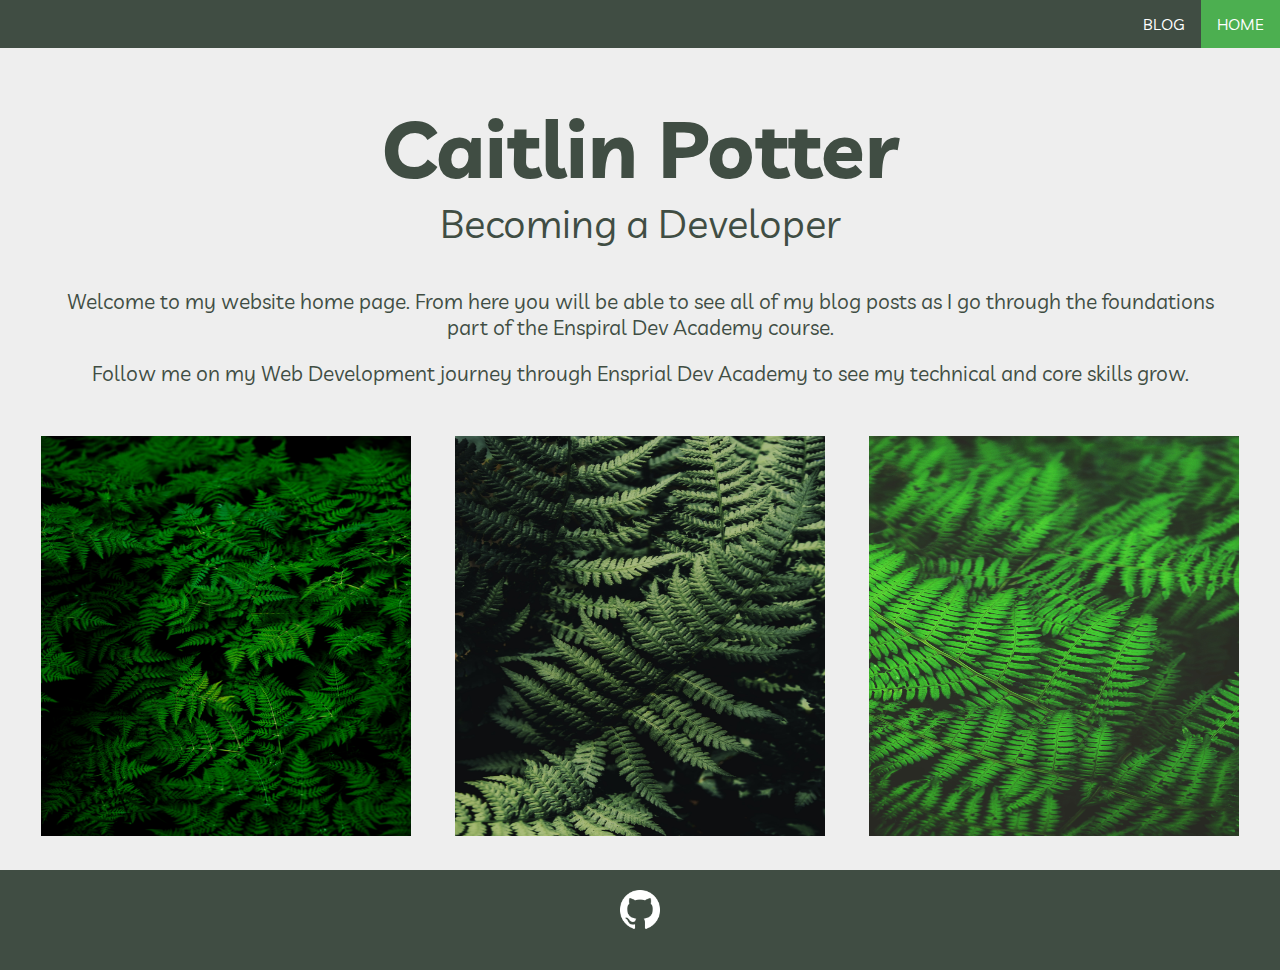
<file: index.html>
<!DOCTYPE html>
<html lang="en">

  <head>
    <title>Caitlin Potter Blog</title>
      <meta charset="UFT-8">
      <meta name="viewport" content="width=device-width, initial-scale=1.0">
      <!-- CSS stylesheets -->
      <link href="styles/main.css" rel="stylesheet" type="text/css">
      <!--Font Livvic-->
      <link href="https://fonts.googleapis.com/css?family=Livvic&display=swap" rel="stylesheet"> 
  </head>

    <body>
    <div class="nav-bar"> 
        <nav>
          <ul>
          <li><a class="active" href="index.html">HOME</a></li>
          <li><a href="blog/blog.html">BLOG</a></li>    
        </ul>
        </nav>    
      </div>

    <div id="container">
      <div id="main">
    <h1 class="heading1" class="blog-page">Caitlin Potter</h1>
    <h2 class="heading2" class="blog-page">Becoming a Developer</h2>
    <br>
    <h3 class="heading3" class="spacing">Welcome to my website home page. From here you will be able to see all of my blog posts as I go through the foundations part of the Enspiral Dev Academy course.</h3>
    <h3 class="heading3" class="spacing">Follow me on my Web Development journey through Ensprial Dev Academy to see my technical and core skills grow.</h3>

      <img class="ferns2-img" src="images/ferns2.jpg">
      <img class="ferns-img" src="images/ferns.jpg">
      <img class="ferns3-img" src="images/ferns3.jpg">
    </div>
  </div>
  </body>

  <footer id="blog-footer">
    <a href="https://github.com/caitlin-potter" target="_blank"><img id="github-logo" src="images/GitHub-logo.png" alt="Github-logo"></a>    
  </footer>
</html>
</file>
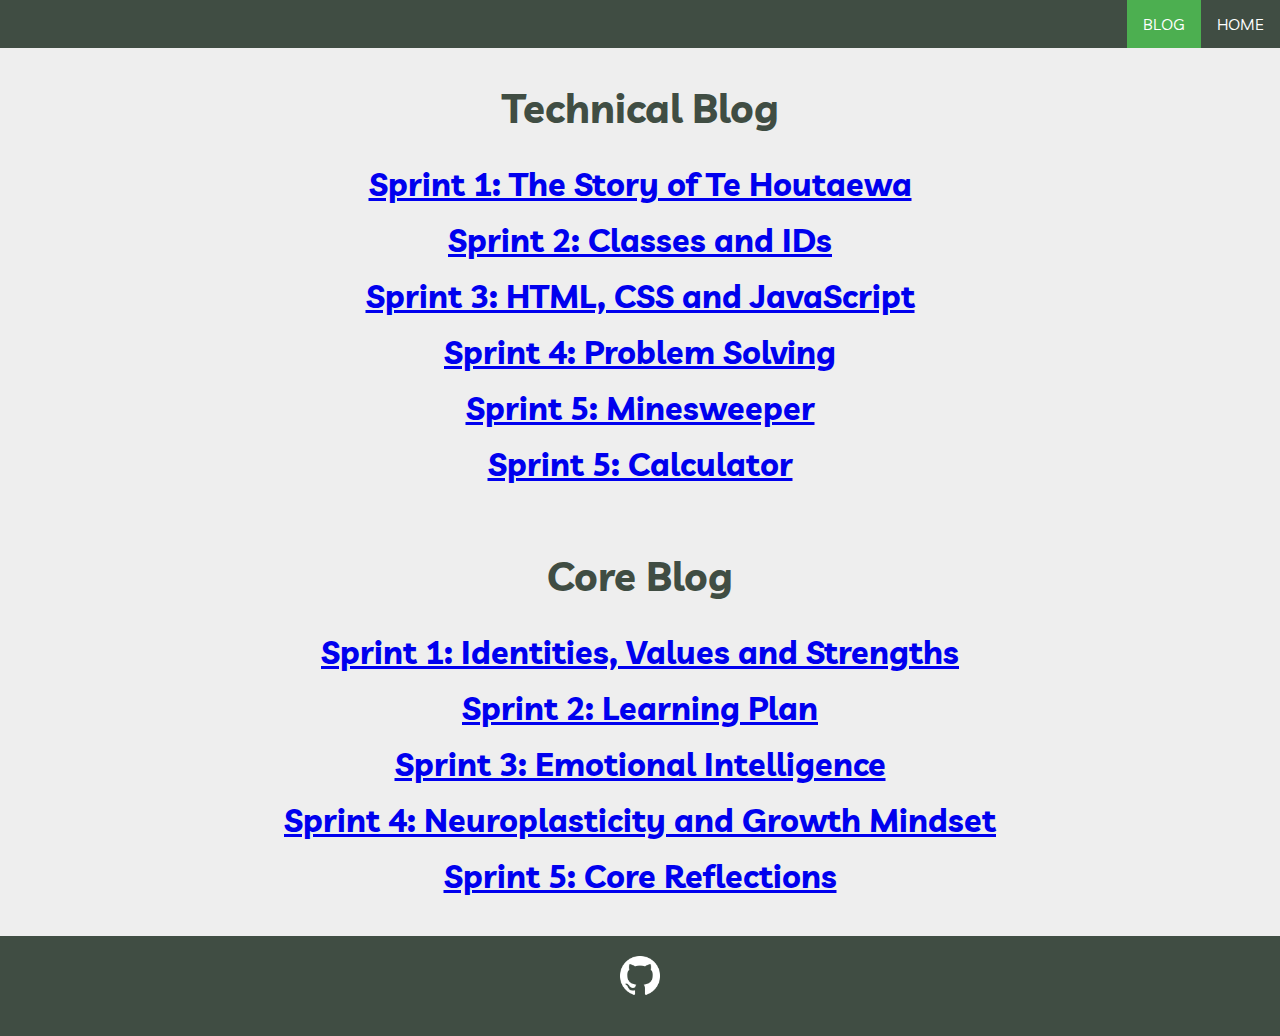
<file: blog/blog.html>
<!DOCTYPE html>
<html lang="en">

<head>
  <title>Caitlin Potter Blog</title>
  <meta charset="UFT-8">
  <meta name="viewport" content="width=device-width, initial-scale=1.0">
  <!-- CSS stylesheets -->
  <link href="../styles/main.css" rel="stylesheet" type="text/css">
  <!--Font Livvic-->
  <link href="https://fonts.googleapis.com/css?family=Livvic&display=swap" rel="stylesheet">
</head>

<body>
  <div id="container">
    <div id="main">
      <div class="nav-bar">
        <nav>
          <ul>
            <li><a href="../index.html">HOME</a></li>
            <li><a class="active" href="blog.html">BLOG</a></li>
          </ul>
        </nav>
      </div>

      <section class="blog-page">
        <h1 class="heading2"><strong>Technical Blog</strong></h1>
        <h1><a href="../blog/sprint1-technical.html">Sprint 1: The Story of Te Houtaewa</a></h1>
        <h1><a href="../blog/sprint2-technical.html">Sprint 2: Classes and IDs</a></h1>
        <h1><a href="../blog/sprint3-technical.html">Sprint 3: HTML, CSS and JavaScript</a></h1>
        <h1><a href="../blog/sprint4-technical.html">Sprint 4: Problem Solving</a></h1>
        <h1><a href="https://caitlin-potter.github.io/minesweeper/">Sprint 5: Minesweeper</a></h1>
        <h1><a href="https://caitlin-potter.github.io/calculator/">Sprint 5: Calculator</a></h1>
        <br>
        <h1 class="heading2"><strong>Core Blog</strong></h1>
        <h1><a href="../blog/sprint1-cultural.html">Sprint 1: Identities, Values and Strengths</a></h1>
        <h1><a href="../blog/sprint2-cultural.html">Sprint 2: Learning Plan</a></h1>
        <h1><a href="../blog/sprint3-cultural.html">Sprint 3: Emotional Intelligence</a></h1>
        <h1><a href="../blog/sprint4-cultural.html">Sprint 4: Neuroplasticity and Growth Mindset</a></h1>
        <h1><a href="../blog/sprint5-cultural.html">Sprint 5: Core Reflections</a></h1>
      </section>
    </div>
  </div>
</body>

<footer id="blog-footer">
  <a href="https://github.com/caitlin-potter" target="_blank"><img id="github-logo" src="../images/GitHub-logo.png"
      alt="Github-logo"></a>
</footer>

</html>
</file>
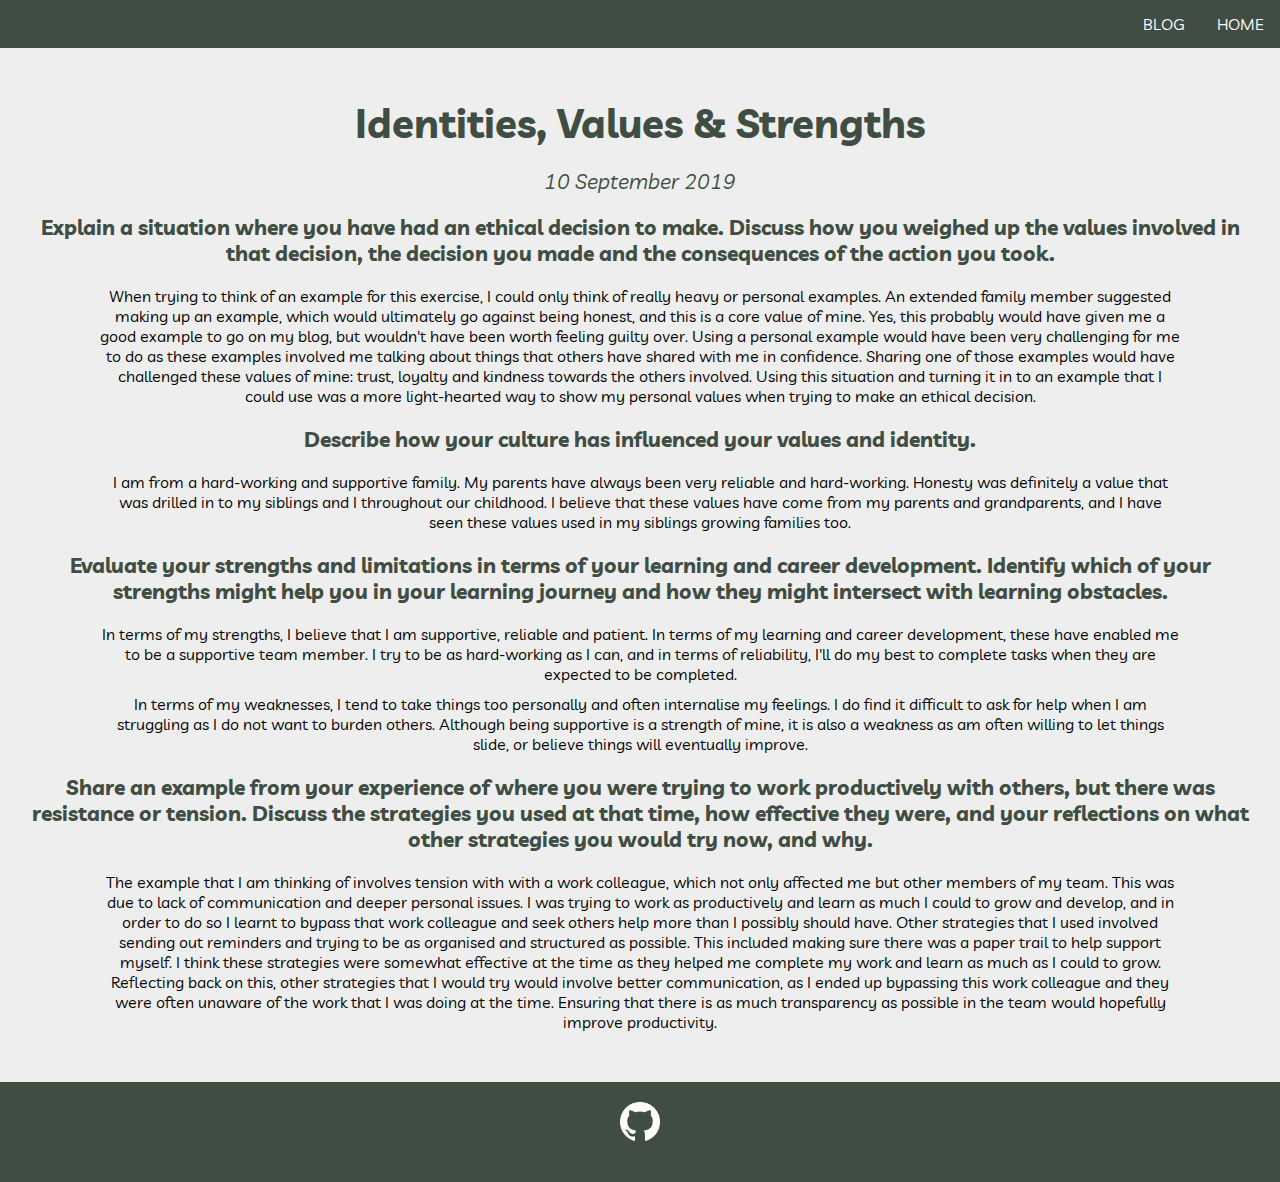
<file: blog/sprint1-cultural.html>
<!DOCTYPE html>
<html lang="en">

    <head>
        <title>Caitlin Potter Blog</title>
          <meta charset="UFT-8">
          <meta name="viewport" content="width=device-width, initial-scale=1.0">
          <!-- CSS stylesheets -->
          <link href="../styles/main.css" rel="stylesheet" type="text/css">
          <link href="https://fonts.googleapis.com/css?family=Livvic&display=swap" rel="stylesheet"> 
    </head>

    <body>

        <div class="nav-bar"> 
            <nav>
                <ul>
                <li><a href="../index.html">HOME</a></li>
                <li><a href="blog.html">BLOG</a></li>    
                </ul>
            </nav>    
        </div>

    <div id="container">
    <div id="main">
    <section class="blog-post">
        <h1 class="blog-title1">Identities, Values & Strengths</h1>
        <h3 class="blog-title3"><em>10 September 2019</em></h3>

        <div>
            <h3 class="blog-title3"><strong>Explain a situation where you have had an ethical decision to make. Discuss how you weighed up the values involved in that decision, the decision you made and the consequences of the action you took.</strong></h3>
            <p>When trying to think of an example for this exercise, I could only think of really heavy or personal examples. An extended family member suggested making up an example,
            which would ultimately go against being honest, and this is a core value of mine. Yes, this probably would have given me a good example to go on my blog, but wouldn't have been worth feeling guilty over. 
            Using a personal example would have been very challenging for me to do as these examples involved me talking about things that others have shared with me in confidence. Sharing one of those examples would
            have challenged these values of mine: trust, loyalty and kindness towards the others involved. Using this situation and turning it in to an example that I could use was a more light-hearted way to show my personal
            values when trying to make an ethical decision.   
            </p>

            <h3 class="blog-title3"><strong>Describe how your culture has influenced your values and identity.</strong></h3>
            <p>I am from a hard-working and supportive family. My parents have always been very reliable and hard-working. Honesty was definitely a value that was drilled in to my siblings and I throughout our childhood. 
            I believe that these values have come from my parents and grandparents, and I have seen these values used in my siblings growing families too.</p>

            <h3 class="blog-title3"><strong>Evaluate your strengths and limitations in terms of your learning and career development. Identify which of your strengths might help you in your learning journey and how they might intersect with learning obstacles.</strong></h3>
            <p>In terms of my strengths, I believe that I am supportive, reliable and patient. In terms of my learning and career development, these have enabled me to be a supportive team member. I try to be as hard-working as I can,
            and in terms of reliability, I'll do my best to complete tasks when they are expected to be completed. 
            </p>
    
            <p>In terms of my weaknesses, I tend to take things too personally and often internalise my feelings. I do find it difficult to ask for help when I am struggling as I do not want to burden others. Although being supportive is a strength of mine,
             it is also a weakness as am often willing to let things slide, or believe things will eventually improve.</p>

            <h3 class="blog-title3"><strong>Share an example from your experience of where you were trying to work productively with others, but there was resistance or tension. Discuss the strategies you used at that time, how effective they were, and your reflections on what other strategies you would try now, and why.</strong></h3>
            <p>The example that I am thinking of involves tension with with a work colleague, which not only affected me but other members of my team. This was due to lack of communication and deeper personal issues. I was trying to work as productively and learn as much I could to grow and develop, 
            and in order to do so I learnt to bypass that work colleague and seek others help more than I possibly should have. Other strategies that I used involved sending out reminders and trying to be as organised and structured as possible. 
            This included making sure there was a paper trail to help support myself. I think these strategies were somewhat effective at the time as they helped me complete my work and learn as much as I could to grow.
            Reflecting back on this, other strategies that I would try would involve better communication, as I ended up bypassing this work colleague and they were often unaware of the work that I was doing at the time. Ensuring that there is as much transparency as possible in the team would hopefully improve productivity.</p>
        </div>
        <br>
        <br>
    </section>
    </div>
    </div>
    </body>

        <div>
            <footer id="blog-footer">
                <a href="https://github.com/caitlin-potter" target="_blank"><img id="github-logo" src="../images/GitHub-logo.png" alt="Github-logo"></a>    
             </footer>
            </div>
        
</html>
</file>
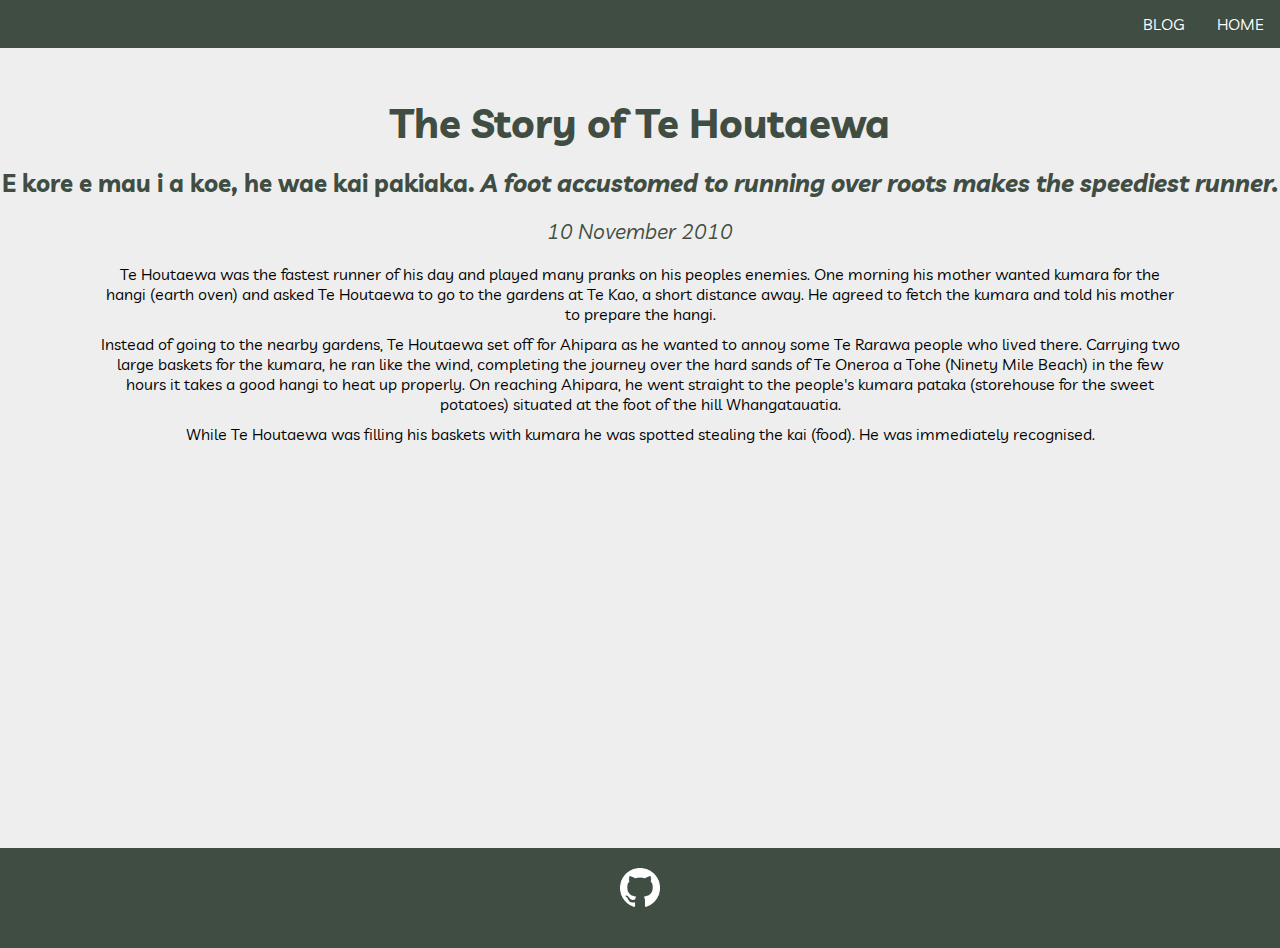
<file: blog/sprint1-technical.html>
<!DOCTYPE html>
<html lang="en">

    <head>
        <title>Caitlin Potter Blog</title>
          <meta charset="UFT-8">
          <meta name="viewport" content="width=device-width, initial-scale=1.0">
          <!-- CSS stylesheets -->
          <link href="../styles/main.css" rel="stylesheet" type="text/css">
          <link href="https://fonts.googleapis.com/css?family=Livvic&display=swap" rel="stylesheet"> 
    </head>
  
  <body>

      <div class="nav-bar"> 
          <nav>
            <ul>
            <li><a href="../index.html">HOME</a></li>
            <li><a href="blog.html">BLOG</a></li>    
          </ul>
          </nav>    
        </div>

    <div id="container">
    <div id="main">
    <section class="blog-post">
      <h1 class="blog-title1">The Story of Te Houtaewa</h1>
      <h2 class="blog-title2">E kore e mau i a koe, he wae kai pakiaka. <em>A foot accustomed to running over roots makes the speediest runner.</em></h2>
      <h3 class="blog-title3"><em>10 November 2010</em></h3>
    </section>
      <p>
      Te Houtaewa was the fastest runner of his day and played many pranks on his peoples enemies. One morning his mother wanted kumara for the hangi (earth oven) and asked Te Houtaewa to go to the gardens at Te Kao, a short distance away. He agreed to fetch the kumara and told his mother to prepare the hangi.
      </p>
      <p>
      Instead of going to the nearby gardens, Te Houtaewa set off for Ahipara as he wanted to annoy some Te Rarawa people who lived there. Carrying two large baskets for the kumara, he ran like the wind, completing the journey over the hard sands of Te Oneroa a Tohe (Ninety Mile Beach) in the few hours it takes a good hangi to heat up properly. On reaching Ahipara, he went straight to the people's kumara pataka (storehouse for the sweet potatoes) situated at the foot of the hill Whangatauatia.
      </p>
      <p>
      While Te Houtaewa was filling his baskets with kumara he was spotted stealing the kai (food). He was immediately recognised.
      </p>
    </div>
    </div>
    </body>

    <div>
      <footer id="blog-footer">
       <a href="https://github.com/caitlin-potter" target="_blank"><img id="github-logo" src="../images/GitHub-logo.png" alt="Github-logo"></a>    
     </footer>
    </div>

</html>
</file>
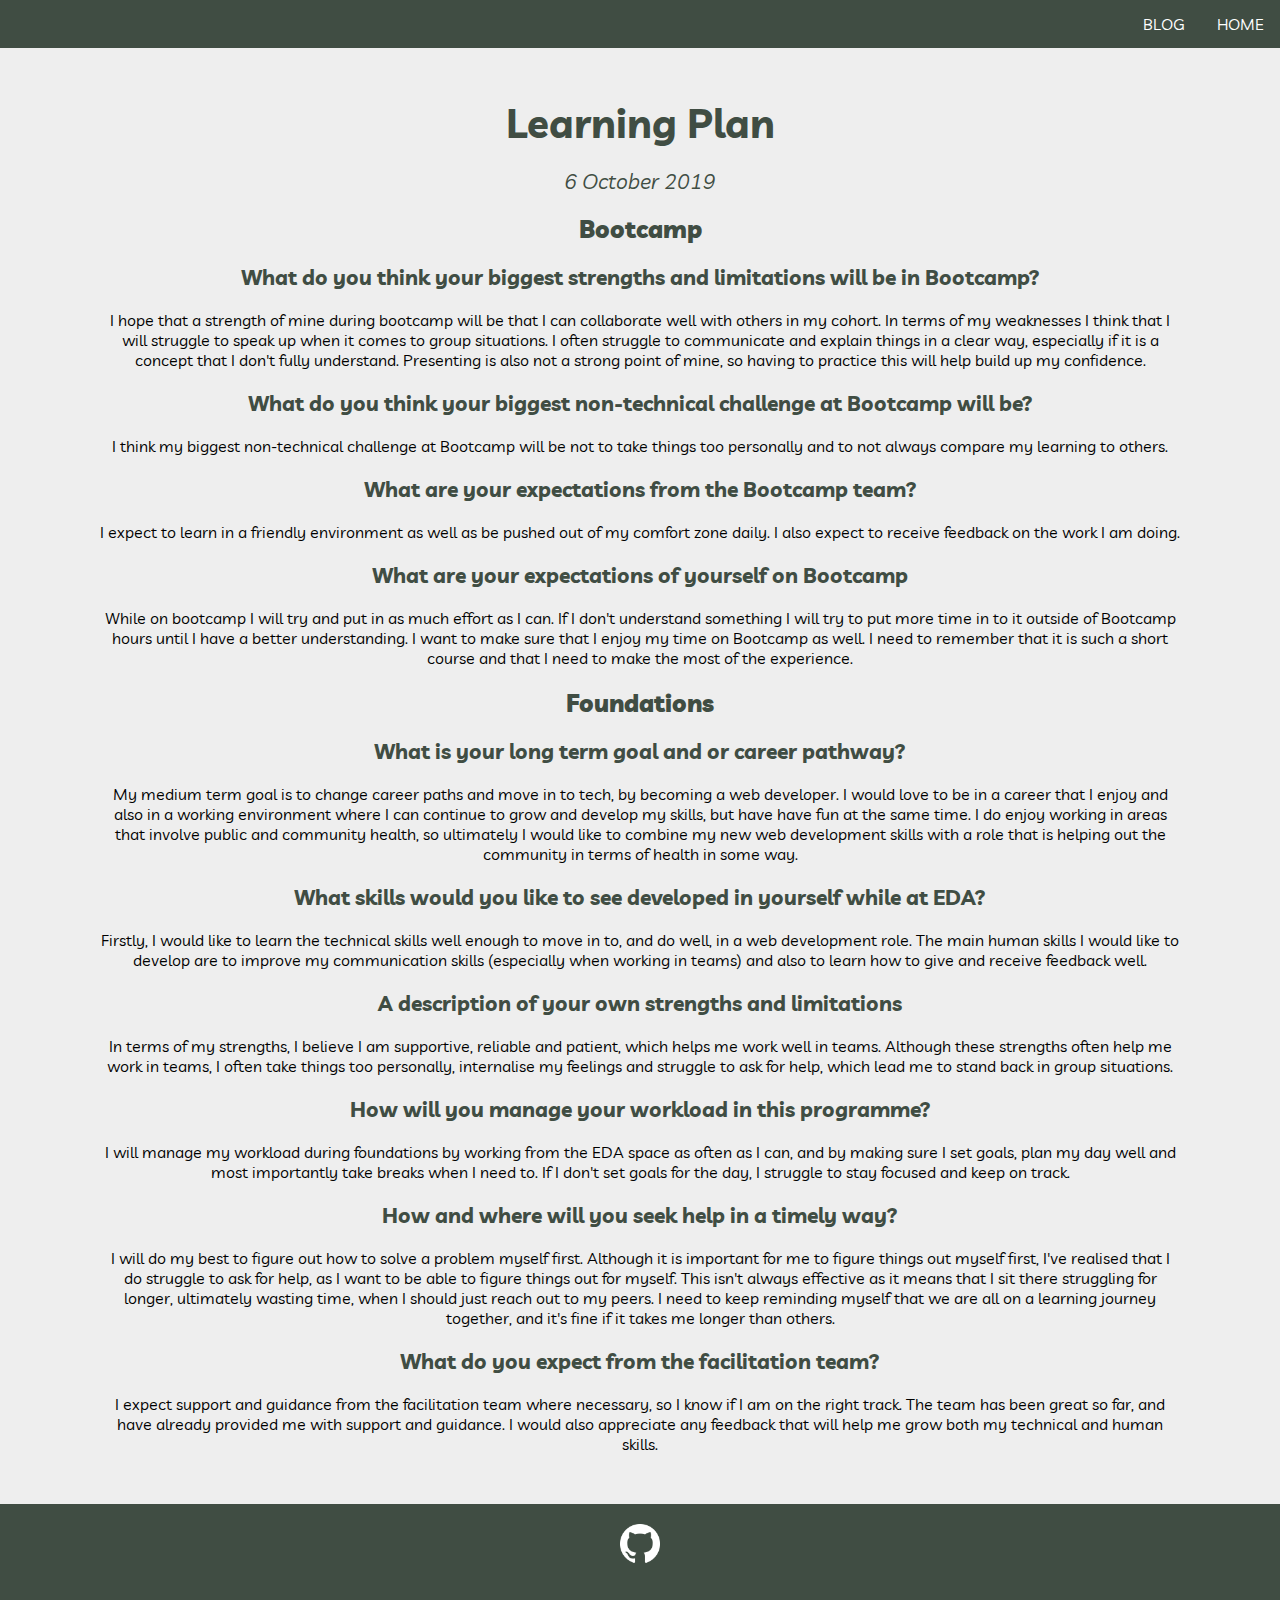
<file: blog/sprint2-cultural.html>
<!DOCTYPE html>
<html lang="en">

<head>
    <title>Caitlin Potter Blog</title>
    <meta charset="UFT-8">
    <meta name="viewport" content="width=device-width, initial-scale=1.0">
    <!-- CSS stylesheets -->
    <link href="../styles/main.css" rel="stylesheet" type="text/css">
    <link href="https://fonts.googleapis.com/css?family=Livvic&display=swap" rel="stylesheet">
</head>

<body>

    <div class="nav-bar">
        <nav>
            <ul>
                <li><a href="../index.html">HOME</a></li>
                <li><a href="blog.html">BLOG</a></li>
            </ul>
        </nav>
    </div>

    <div id="container">
        <div id="main">
            <section class="blog-post">
                <h1 class="blog-title1">Learning Plan</h1>
                <h3 class="blog-title3"><em>6 October 2019</em></h3>

                <div>
                    <h3 class="blog-title2"><strong>Bootcamp</strong></h3>
                    <h3 class="blog-title3"><strong>What do you think your biggest strengths and limitations will be in
                            Bootcamp?</strong></h3>
                    <p>
                        I hope that a strength of mine during bootcamp will be that I can collaborate well with others
                        in my cohort.
                        In terms of my weaknesses I think that I will struggle to speak up when it comes to group
                        situations. I often struggle to communicate and explain things in a clear way,
                        especially if it is a concept that I don't fully understand. Presenting is also not a strong
                        point of mine, so having to practice this will help build up my confidence.
                    </p>

                    <h3 class="blog-title3"><strong>What do you think your biggest non-technical challenge at Bootcamp
                            will be?</strong></h3>
                    <p>
                        I think my biggest non-technical challenge at Bootcamp will be not to take things too personally
                        and to not always compare my learning to others.
                    </p>

                    <h3 class="blog-title3"><strong>What are your expectations from the Bootcamp team?</strong></h3>
                    <p>
                        I expect to learn in a friendly environment as well as be pushed out of my comfort zone daily. I
                        also expect to receive feedback on the work I am doing.
                    </p>

                    <h3 class="blog-title3"><strong>What are your expectations of yourself on Bootcamp</strong></h3>
                    <p>
                        While on bootcamp I will try and put in as much effort as I can. If I don't understand something
                        I will try to put more time in to it outside of Bootcamp hours until I have a better
                        understanding.
                        I want to make sure that I enjoy my time on Bootcamp as well. I need to remember that it is such
                        a short course and that I need to make the most of the experience.
                    </p>
                </div>

                <div>
                    <h3 class="blog-title2"><strong>Foundations</strong></h3>
                    <h3 class="blog-title3"><strong>What is your long term goal and or career pathway?</strong></h3>
                    <p>My medium term goal is to change career paths and move in to tech, by becoming a web developer.
                        I would love to be in a career that I enjoy and also in a working environment where I can
                        continue to grow and develop my skills, but have have fun at the same time.
                        I do enjoy working in areas that involve public and community health, so ultimately I would like
                        to combine my new web development skills with a role that is helping out the community in terms
                        of health in some way.
                    </p>

                    <h3 class="blog-title3"><strong>What skills would you like to see developed in yourself while at
                            EDA?</strong></h3>
                    <p>Firstly, I would like to learn the technical skills well enough to move in to, and do well, in a
                        web development role.
                        The main human skills I would like to develop are to improve my communication skills (especially
                        when working in teams) and also to learn how to give and receive feedback well.
                    </p>

                    <h3 class="blog-title3"><strong>A description of your own strengths and limitations</strong></h3>
                    <p>In terms of my strengths, I believe I am supportive, reliable and patient, which helps me work
                        well in teams.
                        Although these strengths often help me work in teams, I often take things too personally,
                        internalise my feelings and struggle to ask for help, which lead me to stand back in group
                        situations.</p>

                    <h3 class="blog-title3"><strong>How will you manage your workload in this programme?</strong></h3>
                    <p>I will manage my workload during foundations by working from the EDA space as often as I can, and
                        by making sure I set goals, plan my day well and most importantly take breaks when I need to.
                        If I don't set goals for the day, I struggle to stay focused and keep on track.
                    </p>

                    <h3 class="blog-title3"><strong>How and where will you seek help in a timely way?</strong></h3>
                    <p>I will do my best to figure out how to solve a problem myself first. Although it is important for
                        me to figure things out myself first,
                        I've realised that I do struggle to ask for help, as I want to be able to figure things out for
                        myself. This isn't always effective as it means that I sit there struggling for longer,
                        ultimately wasting time, when I should just reach out to my peers. I need to keep reminding
                        myself that we are all on a learning journey together, and it's fine if it takes me longer than
                        others. </p>

                    <h3 class="blog-title3"><strong>What do you expect from the facilitation team?</strong></h3>
                    <p>I expect support and guidance from the facilitation team where necessary, so I know if I am on
                        the right track. The team has been great so far, and have already provided me with support and
                        guidance.
                        I would also appreciate any feedback that will help me grow both my technical and human skills.
                    </p>
                </div>
                <br>
                <br>
            </section>
        </div>
    </div>
</body>

<div>
    <footer id="blog-footer">
        <a href="https://github.com/caitlin-potter" target="_blank"><img id="github-logo"
                src="../images/GitHub-logo.png" alt="Github-logo"></a>
    </footer>
</div>

</html>
</file>
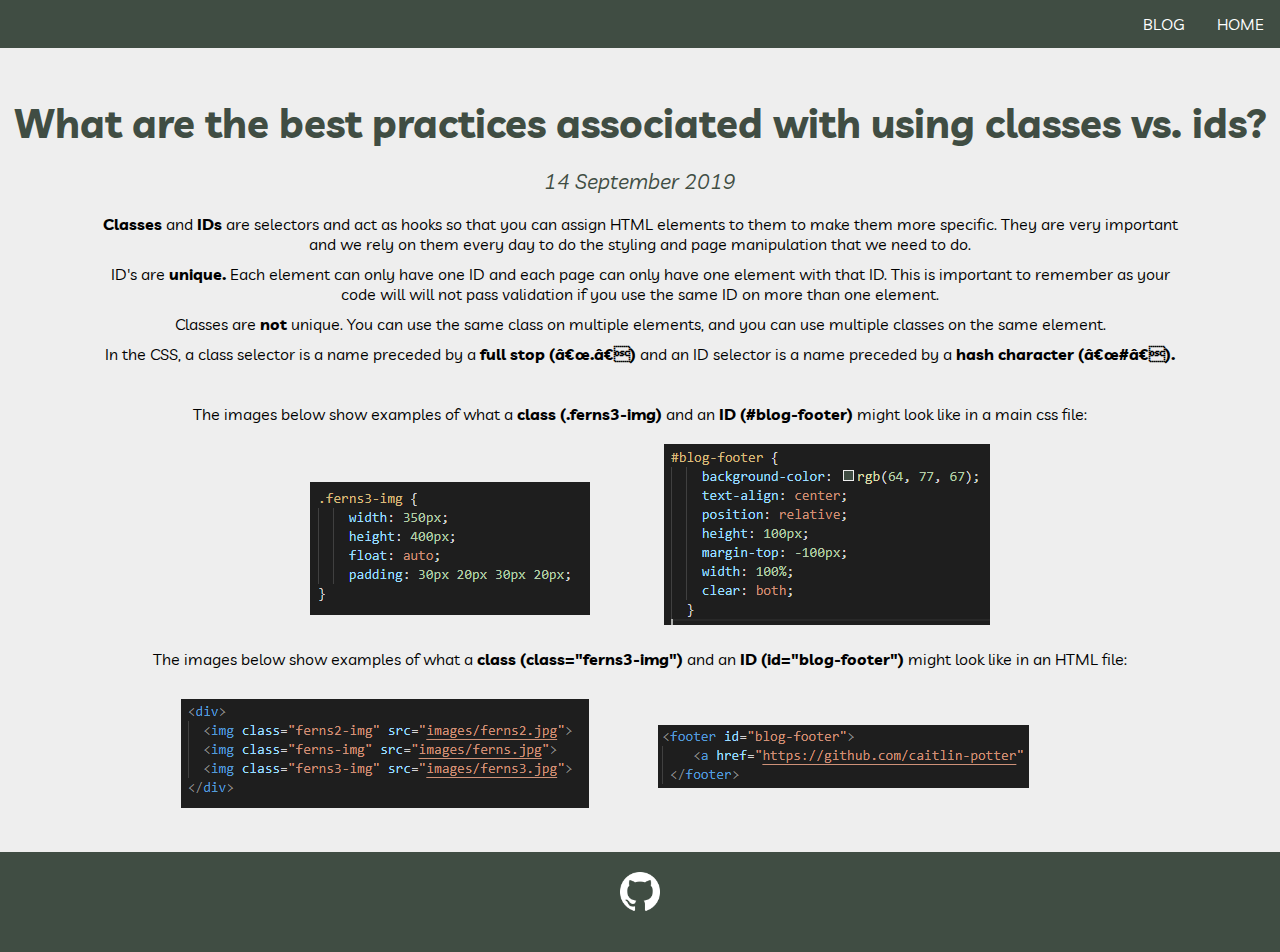
<file: blog/sprint2-technical.html>
<!DOCTYPE html>
<html lang="en">

    <head>
        <title>Caitlin Potter Blog</title>
          <meta charset="UFT-8">
          <meta name="viewport" content="width=device-width, initial-scale=1.0">
          <!-- CSS stylesheets -->
          <link href="../styles/main.css" rel="stylesheet" type="text/css">
          <link href="https://fonts.googleapis.com/css?family=Livvic&display=swap" rel="stylesheet"> 
    </head>
    
    <body>

        <div class="nav-bar"> 
            <nav>
                <ul>
                <li><a href="../index.html">HOME</a></li>
                <li><a href="blog.html">BLOG</a></li>    
                </ul>
            </nav>    
        </div>
        
        <div id="container">
        <div id="main">    
            <section class="blog-post">
            <h1 class="blog-title1">What are the best practices associated with using classes vs. ids?</h1>
            <h3 class="blog-title3"><em>14 September 2019</em></h3>

            <p><strong>Classes</strong> and <strong>IDs</strong> are selectors and act as hooks so that you can assign HTML elements to them to make them more specific. 
            They are very important and we rely on them every day to do the styling and page manipulation that we need to do.</p>

            <p>ID's are <strong>unique.</strong> Each element can only have one ID and each page can only have one element with that ID. This is important to remember as your code will
            will not pass validation if you use the same ID on more than one element.</p>

            <p>Classes are <strong>not</strong> unique. You can use the same class on multiple elements, and you can use multiple classes on the same element.</p>

            <p>In the CSS, a class selector is a name preceded by a <strong>full stop (“.”)</strong> and an ID selector is a name preceded by a <strong>hash character (“#”).</strong></p>
            <br>
            <p>The images below show examples of what a <strong>class (.ferns3-img)</strong> and an <strong>ID (#blog-footer)</strong> might look like in a main css file:</p>
            
            <img class="css-class" src="../images/CSS-eg-class.PNG">
            <img class="css-id" src="../images/CSS-eg-ID.PNG">

            <p>The images below show examples of what a <strong>class (class="ferns3-img")</strong> and an <strong>ID (id="blog-footer")</strong> might look like in an HTML file:</p>

            <img class="html-class" src="../images/HTML-eg-class.PNG">
            <img class="html-id" src="../images/HTML-eg-ID.PNG">
            <br>
            <br>
        </div>
        </div>
    </body>
    
    </section>
        <div>
            <footer id="blog-footer">
                <a href="https://github.com/caitlin-potter" target="_blank"><img id="github-logo" src="../images/GitHub-logo.png" alt="Github-logo"></a>    
             </footer>
        </div>
        
</html>
</file>
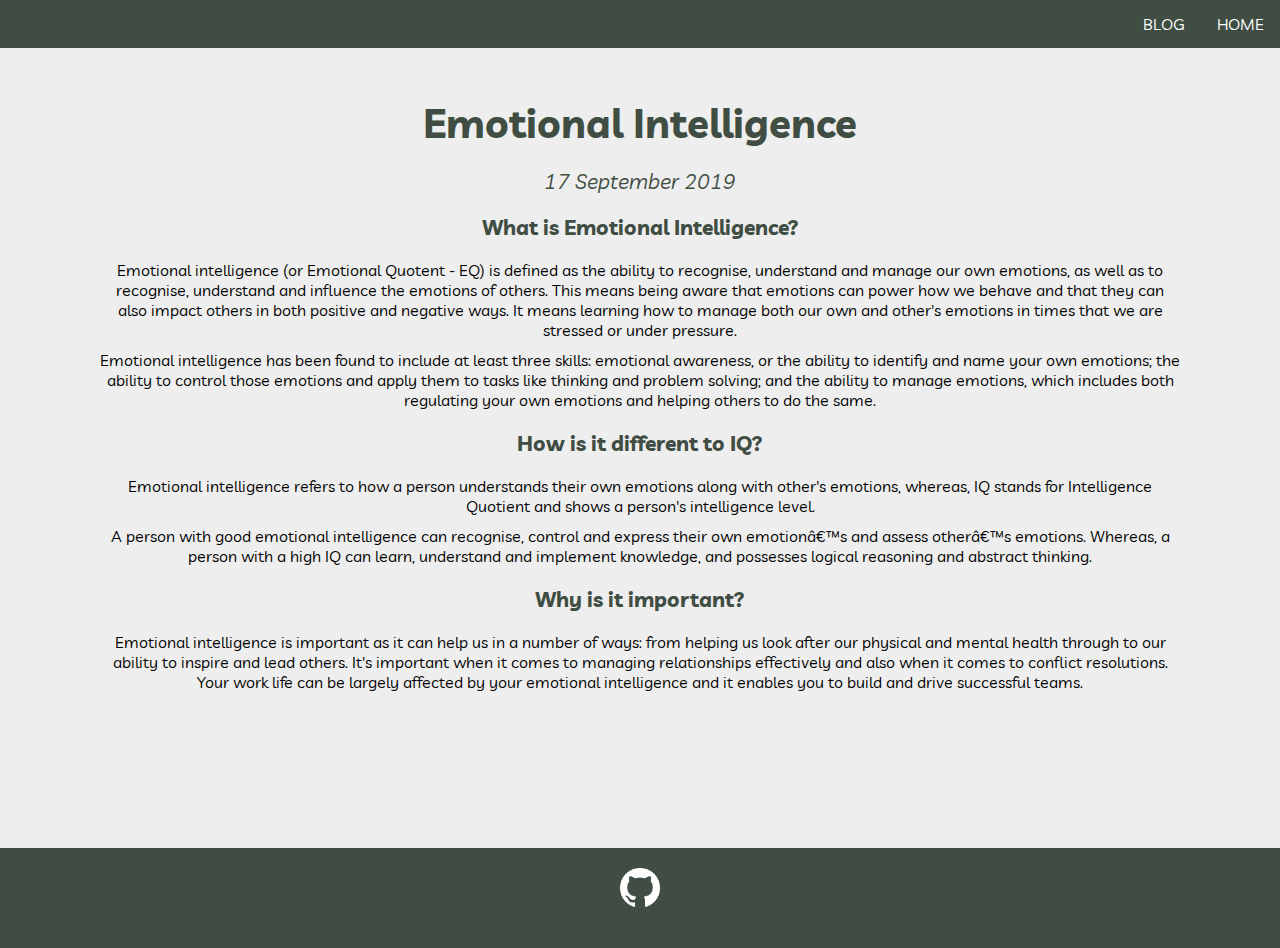
<file: blog/sprint3-cultural.html>
<!DOCTYPE html>
<html lang="en">

    <head>
        <title>Caitlin Potter Blog</title>
          <meta charset="UFT-8">
          <meta name="viewport" content="width=device-width, initial-scale=1.0">
          <!-- CSS stylesheets -->
          <link href="../styles/main.css" rel="stylesheet" type="text/css">
          <link href="https://fonts.googleapis.com/css?family=Livvic&display=swap" rel="stylesheet"> 
    </head>

    <body>

        <div class="nav-bar"> 
            <nav>
                <ul>
                <li><a href="../index.html">HOME</a></li>
                <li><a href="blog.html">BLOG</a></li>    
                </ul>
            </nav>    
        </div>

        <div id="container">
        <div id="main">
        <section class="blog-post">
                <h1 class="blog-title1">Emotional Intelligence</h1>
                <h3 class="blog-title3"><em>17 September 2019</em></h3>

                <div>
                    <h3 class="blog-title3"><strong>What is Emotional Intelligence?</strong></h3>
                    <p>Emotional intelligence (or Emotional Quotent - EQ) is defined as the ability to recognise, understand and manage our own emotions,
                    as well as to recognise, understand and influence the emotions of others. This means being aware that emotions can power how we behave
                    and that they can also impact others in both positive and negative ways. It means learning how to manage both our own and other's emotions
                    in times that we are stressed or under pressure.</p>

                    <p>Emotional intelligence has been found to include at least three skills: emotional awareness, or the ability to identify and name your own emotions;
                    the ability to control those emotions and apply them to tasks like thinking and problem solving; and the ability to manage emotions,
                    which includes both regulating your own emotions and helping others to do the same.</p>

                    <h3 class="blog-title3"><strong>How is it different to IQ?</strong></h3>
                    <p>Emotional intelligence refers to how a person understands their own emotions along with other's emotions, whereas, IQ stands for Intelligence Quotient
                    and shows a person's intelligence level.</p>

                    <p>A person with good emotional intelligence can recognise, control and express their own emotion’s and assess other’s emotions.
                    Whereas, a person with a high IQ can learn, understand and implement knowledge, and possesses logical reasoning and abstract thinking.</p>

                    <h3 class="blog-title3"><strong>Why is it important?</strong></h3>
                    <p>Emotional intelligence is important as it can help us in a number of ways: from helping us look after our physical and mental health through to our ability to inspire and lead others.
                    It's important when it comes to managing relationships effectively and also when it comes to conflict resolutions. 
                    Your work life can be largely affected by your emotional intelligence and it enables you to build and drive successful teams.</p>
                </div>
                <br>
                <br>
            </section>
        </div>
        </div>
    </body>

        <div>
            <footer id="blog-footer">
                <a href="https://github.com/caitlin-potter" target="_blank"><img id="github-logo" src="../images/GitHub-logo.png" alt="Github-logo"></a>    
             </footer>
            </div>
        
</html>
</file>
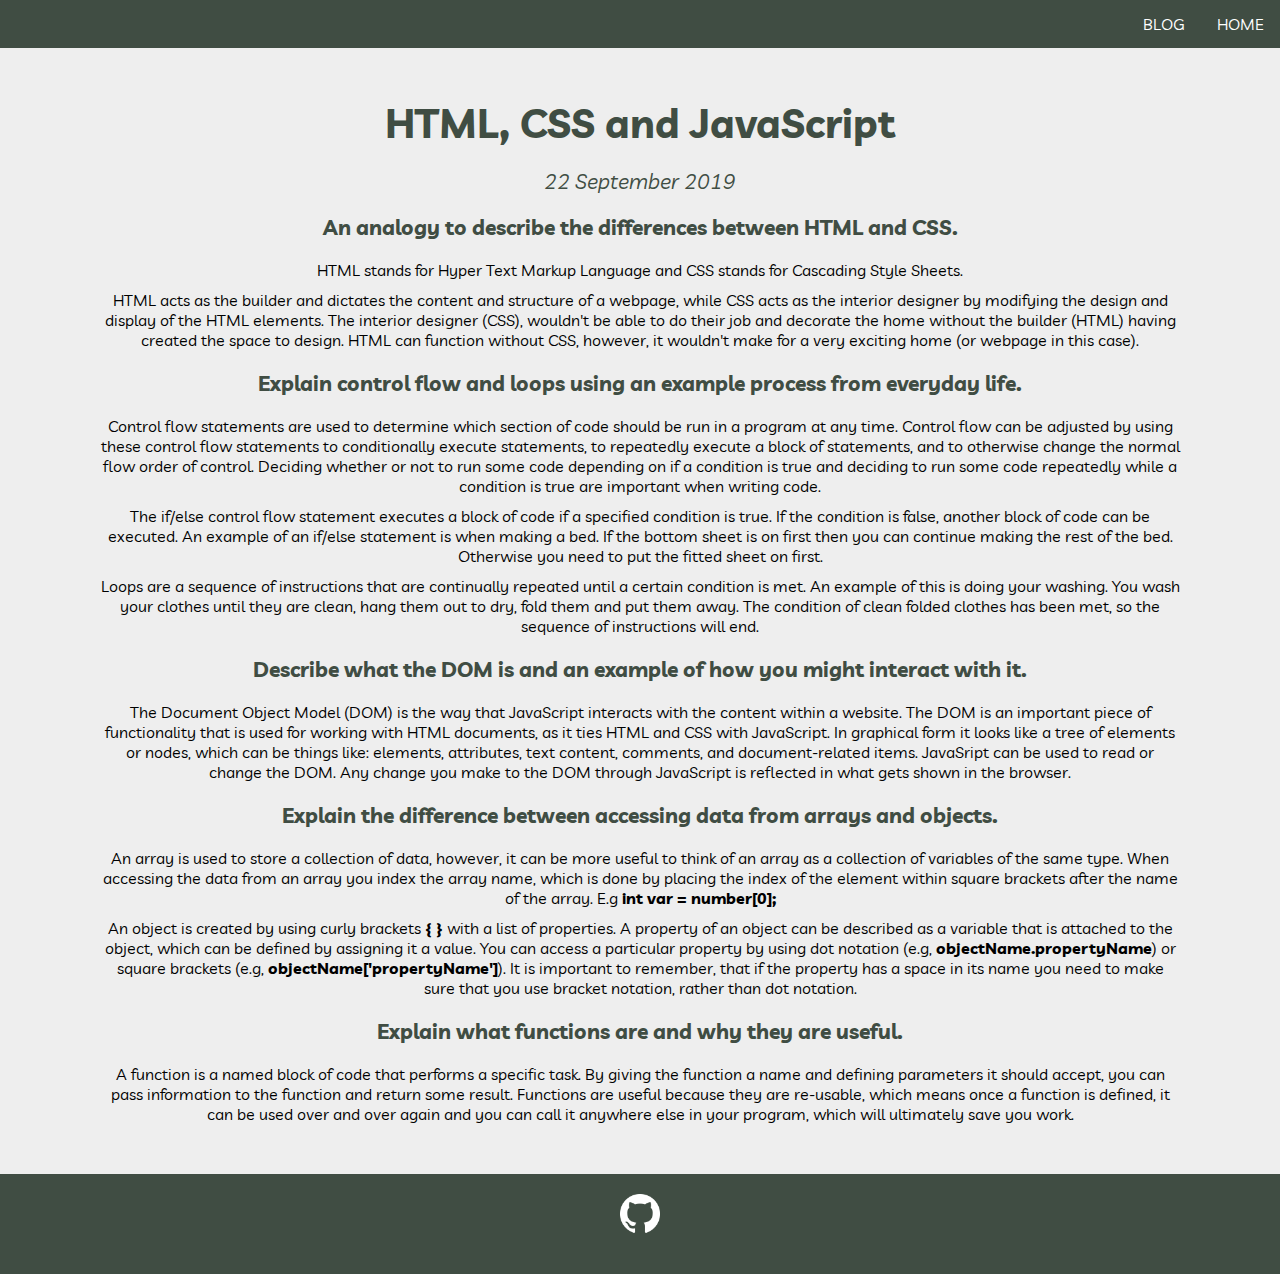
<file: blog/sprint3-technical.html>
<!DOCTYPE html>
<html lang="en">

    <head>
        <title>Caitlin Potter Blog</title>
          <meta charset="UFT-8">
          <meta name="viewport" content="width=device-width, initial-scale=1.0">
          <!-- CSS stylesheets -->
          <link href="../styles/main.css" rel="stylesheet" type="text/css">
          <link href="https://fonts.googleapis.com/css?family=Livvic&display=swap" rel="stylesheet"> 
    </head>

    <body>

        <div class="nav-bar"> 
            <nav>
                <ul>
                <li><a href="../index.html">HOME</a></li>
                <li><a href="blog.html">BLOG</a></li>    
                </ul>
            </nav>    
        </div>
    
        <div id="container">
            <div id="main">
            <section class="blog-post">
                    <h1 class="blog-title1">HTML, CSS and JavaScript</h1>
                    <h3 class="blog-title3"><em>22 September 2019</em></h3>
    
                    <div>
                        <h3 class="blog-title3"><strong>An analogy to describe the differences between HTML and CSS.</strong></h3>
                        <p>HTML stands for Hyper Text Markup Language and CSS stands for Cascading Style Sheets.</p> 

                        <p>HTML acts as the builder and dictates the content and structure of a webpage, while CSS acts as the interior designer by modifying the design and display of the HTML elements.
                        The interior designer (CSS), wouldn't be able to do their job and decorate the home without the builder (HTML) having created the space to design. HTML can function without CSS, however, it wouldn't make for a very exciting home (or webpage in this case).</p>
    
                        <h3 class="blog-title3"><strong>Explain control flow and loops using an example process from everyday life.</strong></h3>
                        <p>Control flow statements are used to determine which section of code should be run in a program at any time. 
                        Control flow can be adjusted by using these control flow statements to conditionally execute statements, to repeatedly execute a block of statements, and to otherwise change the normal flow order of control.
                        Deciding whether or not to run some code depending on if a condition is true and deciding to run some code repeatedly while a condition is true are important when writing code.</p>
    
                        <p>The if/else control flow statement executes a block of code if a specified condition is true. If the condition is false, another block of code can be executed.
                        An example of an if/else statement is when making a bed. If the bottom sheet is on first then you can continue making the rest of the bed. Otherwise you need to put the fitted sheet on first.</p>
                        
                        <p>Loops are a sequence of instructions that are continually repeated until a certain condition is met. An example of this is doing your washing. 
                        You wash your clothes until they are clean, hang them out to dry, fold them and put them away. The condition of clean folded clothes has been met, so the sequence of instructions will end.</p>
 

                        <h3 class="blog-title3"><strong>Describe what the DOM is and an example of how you might interact with it.</strong></h3>
                        <p>The Document Object Model (DOM) is the way that JavaScript interacts with the content within a website. 
                        The DOM is an important piece of functionality that is used for working with HTML documents, as it ties HTML and CSS with JavaScript. In graphical form it looks like a tree of elements or nodes, 
                        which can be things like: elements, attributes, text content, comments, and document-related items. JavaSript can be used to read or change the DOM. Any change you make to the DOM through JavaScript is reflected in what gets shown in the browser.</p> 

                        <h3 class="blog-title3"><strong>Explain the difference between accessing data from arrays and objects.</strong></h3>
                        <p>An array is used to store a collection of data, however, it can be more useful to think of an array as a collection of variables of the same type.
                        When accessing the data from an array you index the array name, which is done by placing the index of the element within square brackets after the name of the array. E.g <strong>int var = number[0];</strong></p>

                        <P>An object is created by using curly brackets <strong>{ }</strong> with a list of properties. A property of an object can be described as a variable that is attached to the object, which can be defined by assigning it a value.
                        You can access a particular property by using dot notation (e.g, <strong>objectName.propertyName</strong>) or square brackets (e.g, <strong>objectName['propertyName']</strong>). 
                        It is important to remember, that if the property has a space in its name you need to make sure that you use bracket notation, rather than dot notation.</P>  

                        <h3 class="blog-title3"><strong>Explain what functions are and why they are useful.</strong></h3>
                        <p>A function is a named block of code that performs a specific task. By giving the function a name and defining parameters it should accept, you can pass information to the function and return some result.  
                        Functions are useful because they are re-usable, which means once a function is defined, it can be used over and over again and you can call it anywhere else in your program, which will ultimately save you work.</p>
                    </div>
                    <br>
                    <br>
                </section>
            </div>
            </div>
        </body>
    
            <div>
                <footer id="blog-footer">
                    <a href="https://github.com/caitlin-potter" target="_blank"><img id="github-logo" src="../images/GitHub-logo.png" alt="Github-logo"></a>    
                 </footer>
                </div>
            
    </html>
</file>
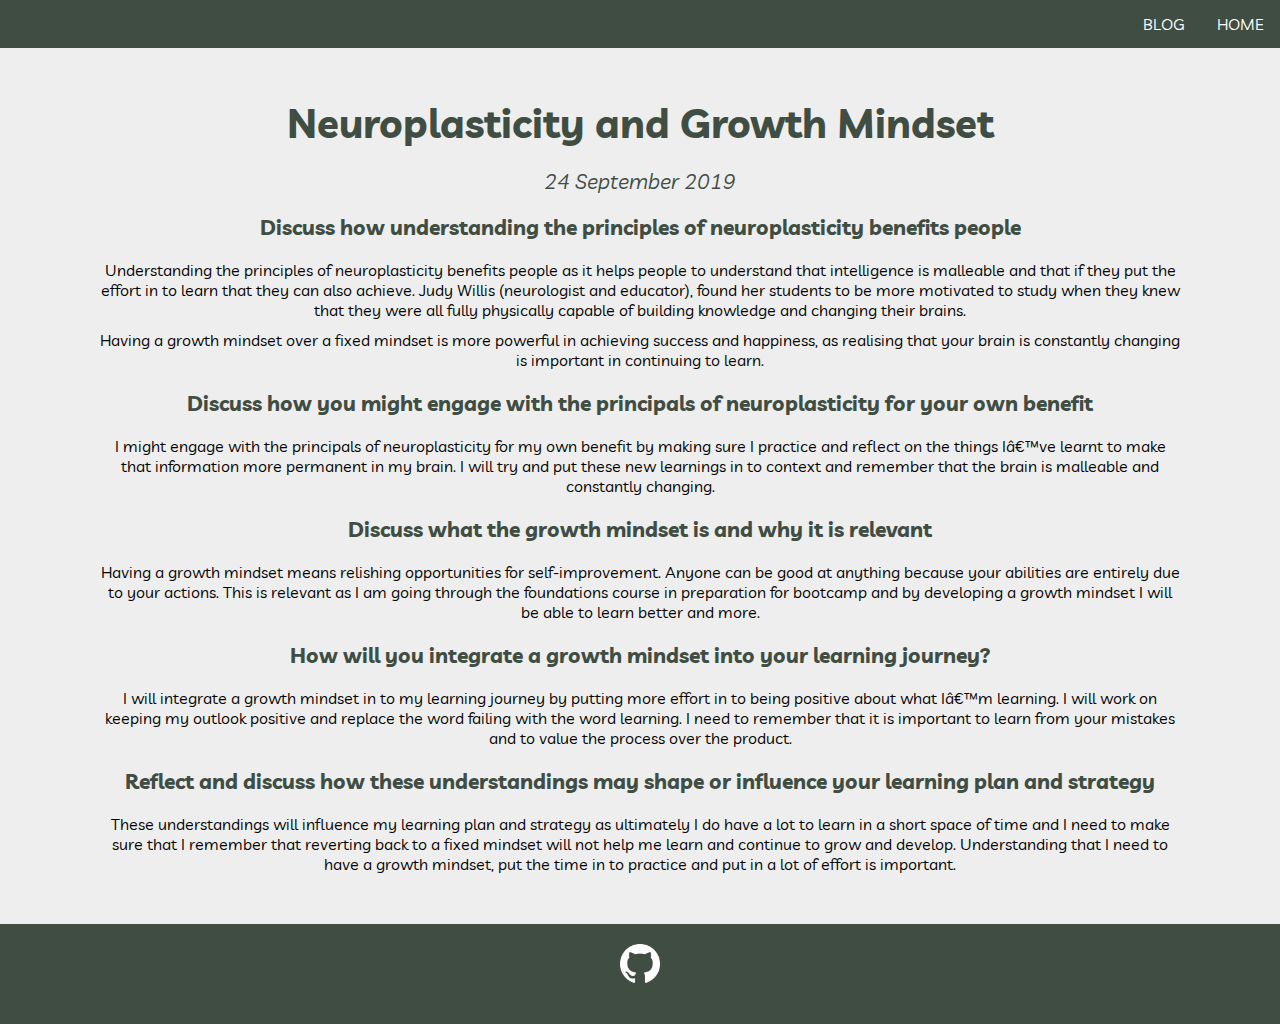
<file: blog/sprint4-cultural.html>
<!DOCTYPE html>
<html lang="en">

    <head>
        <title>Caitlin Potter Blog</title>
          <meta charset="UFT-8">
          <meta name="viewport" content="width=device-width, initial-scale=1.0">
          <!-- CSS stylesheets -->
          <link href="../styles/main.css" rel="stylesheet" type="text/css">
          <link href="https://fonts.googleapis.com/css?family=Livvic&display=swap" rel="stylesheet"> 
    </head>

    <body>

        <div class="nav-bar"> 
            <nav>
                <ul>
                <li><a href="../index.html">HOME</a></li>
                <li><a href="blog.html">BLOG</a></li>    
                </ul>
            </nav>    
        </div>

        <div id="container">
            <div id="main">
            <section class="blog-post">
                    <h1 class="blog-title1">Neuroplasticity and Growth Mindset</h1>
                    <h3 class="blog-title3"><em>24 September 2019</em></h3>
    
                    <div>
                        <h3 class="blog-title3"><strong>Discuss how understanding the principles of neuroplasticity benefits people</strong></h3>
                        <p>Understanding the principles of neuroplasticity benefits people as it helps people to understand that intelligence is malleable and that if they put the effort in to learn that they can also achieve.
                        Judy Willis (neurologist and educator), found her students to be more motivated to study when they knew that they were all fully physically capable of building knowledge and changing their brains.</p> 
                        
                        <p>Having a growth mindset over a fixed mindset is more powerful in achieving success and happiness, as realising that your brain is constantly changing is important in continuing to learn.</p>

                        <h3 class="blog-title3"><strong>Discuss how you might engage with the principals of neuroplasticity for your own benefit</strong></h3>
                        <p>I might engage with the principals of neuroplasticity for my own benefit by making sure I practice and reflect on the things I’ve learnt to make that information more permanent in my brain. 
                        I will try and put these new learnings in to context and remember that the brain is malleable and constantly changing.</p>

                        <h3 class="blog-title3"><strong>Discuss what the growth mindset is and why it is relevant</strong></h3>
                        <p>Having a growth mindset means relishing opportunities for self-improvement. Anyone can be good at anything because your abilities are entirely due to your actions. 
                        This is relevant as I am going through the foundations course in preparation for bootcamp and by developing a growth mindset I will be able to learn better and more.</p>

                        <h3 class="blog-title3"><strong>How will you integrate a growth mindset into your learning journey?</strong></h3>
                        <p>I will integrate a growth mindset in to my learning journey by putting more effort in to being positive about what I’m learning. 
                        I will work on keeping my outlook positive and replace the word failing with the word learning. 
                        I need to remember that it is important to learn from your mistakes and to value the process over the product. </p>  

                        <h3 class="blog-title3"><strong>Reflect and discuss how these understandings may shape or influence your learning plan and strategy</strong></h3>
                        <p>These understandings will influence my learning plan and strategy as ultimately I do have a lot to learn in a short space of time and I need to make sure that I remember that reverting back to a fixed mindset will not help me learn and continue to grow and develop. 
                        Understanding that I need to have a growth mindset, put the time in to practice and put in a lot of effort is important.</p>
                    </div>
                    <br>
                    <br>
                </section>
            </div>
            </div>
        </body>
    
            <div>
                <footer id="blog-footer">
                    <a href="https://github.com/caitlin-potter" target="_blank"><img id="github-logo" src="../images/GitHub-logo.png" alt="Github-logo"></a>    
                 </footer>
                </div>
            
    </html>
</file>
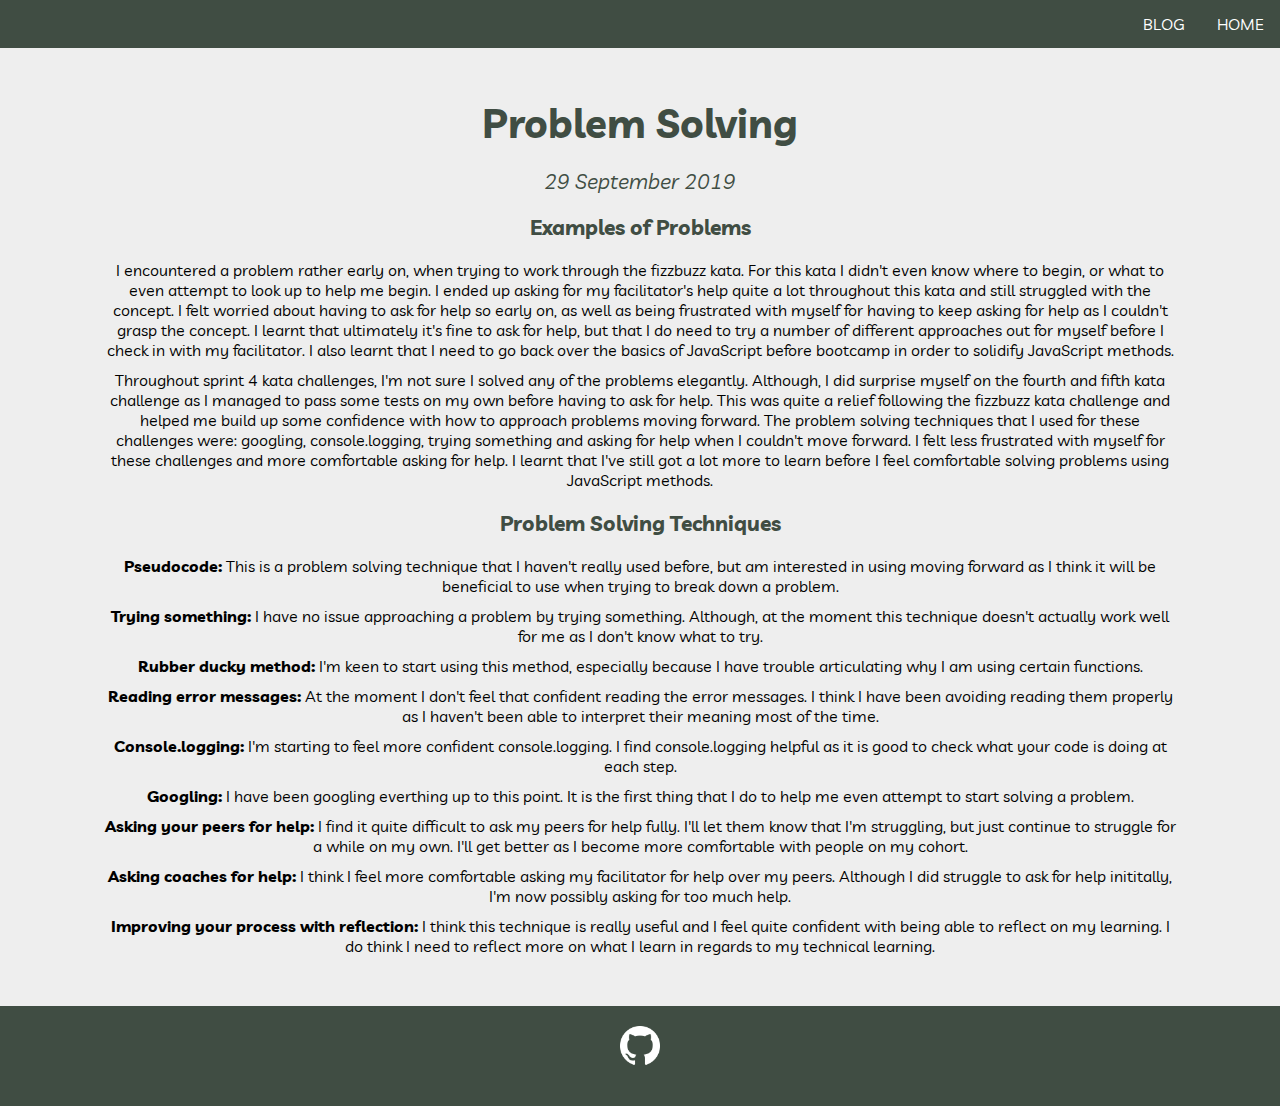
<file: blog/sprint4-technical.html>
<!DOCTYPE html>
<html lang="en">

<head>
    <title>Caitlin Potter Blog</title>
    <meta charset="UFT-8">
    <meta name="viewport" content="width=device-width, initial-scale=1.0">
    <!-- CSS stylesheets -->
    <link href="../styles/main.css" rel="stylesheet" type="text/css">
    <link href="https://fonts.googleapis.com/css?family=Livvic&display=swap" rel="stylesheet">
</head>

<body>

    <div class="nav-bar">
        <nav>
            <ul>
                <li><a href="../index.html">HOME</a></li>
                <li><a href="blog.html">BLOG</a></li>
            </ul>
        </nav>
    </div>

    <div id="container">
        <div id="main">
            <section class="blog-post">
                <h1 class="blog-title1">Problem Solving</h1>
                <h3 class="blog-title3"><em>29 September 2019</em></h3>
                <div>
                    <h3 class="blog-title3"><strong>Examples of Problems</strong></h3>
                    <p>I encountered a problem rather early on, when trying to work through the fizzbuzz kata. For this kata I didn't even know where to begin,
                    or what to even attempt to look up to help me begin. I ended up asking for my facilitator's help quite a lot throughout this kata and
                    still struggled with the concept. I felt worried about having to ask for help so early on, as well as being frustrated with myself for having
                    to keep asking for help as I couldn't grasp the concept. I learnt that ultimately it's fine to ask for help, but that I do need to try a number of
                    different approaches out for myself before I check in with my facilitator. I also learnt that I need to go back over the basics of JavaScript
                    before bootcamp in order to solidify JavaScript methods. 
                    </p>

                    <p>Throughout sprint 4 kata challenges, I'm not sure I solved any of the problems elegantly. Although, I did surprise myself on the fourth and fifth kata challenge
                    as I managed to pass some tests on my own before having to ask for help. This was quite a relief following the fizzbuzz kata challenge and helped me build up some confidence
                    with how to approach problems moving forward. The problem solving techniques that I used for these challenges were: googling, console.logging, trying something and
                    asking for help when I couldn't move forward. I felt less frustrated with myself for these challenges and more comfortable asking for help. 
                    I learnt that I've still got a lot more to learn before I feel comfortable solving problems using JavaScript methods.  
                    </p>

                    <h3 class="blog-title3"><strong>Problem Solving Techniques</strong></h3>
                    <p><strong>Pseudocode: </strong>This is a problem solving technique that I haven't really used before, but am interested in using moving forward as
                    I think it will be beneficial to use when trying to break down a problem.</p>

                    <p><strong>Trying something: </strong>I have no issue approaching a problem by trying something. Although, at the moment this technique doesn't actually work well 
                    for me as I don't know what to try.</p>

                    <p><strong>Rubber ducky method: </strong>I'm keen to start using this method, especially because I have trouble articulating why I am using certain functions.</p>
                    
                    <p><strong>Reading error messages: </strong>At the moment I don't feel that confident reading the error messages. I think I have been avoiding reading them properly
                    as I haven't been able to interpret their meaning most of the time.</p>

                    <p><strong>Console.logging: </strong>I'm starting to feel more confident console.logging. I find console.logging helpful as it is good to check what your code is doing at each step.</p>
                    
                    <p><strong>Googling: </strong>I have been googling everthing up to this point. It is the first thing that I do to help me even attempt to start solving
                    a problem.</p>

                    <p><strong>Asking your peers for help: </strong>I find it quite difficult to ask my peers for help fully. I'll let them know that I'm struggling,
                    but just continue to struggle for a while on my own. I'll get better as I become more comfortable with people on my cohort.</p>

                    <p><strong>Asking coaches for help: </strong>I think I feel more comfortable asking my facilitator for help over my peers. Although I did struggle to ask
                    for help inititally, I'm now possibly asking for too much help.</p>

                    <p><strong>Improving your process with reflection: </strong>I think this technique is really useful and I feel quite confident with being able to reflect on
                    my learning. I do think I need to reflect more on what I learn in regards to my technical learning.</p>
                </div>
                <br>
                <br>
            </section>
        </div>
    </div>
</body>

<div>
    <footer id="blog-footer">
        <a href="https://github.com/caitlin-potter" target="_blank"><img id="github-logo"
                src="../images/GitHub-logo.png" alt="Github-logo"></a>
    </footer>
</div>

</html>
</file>
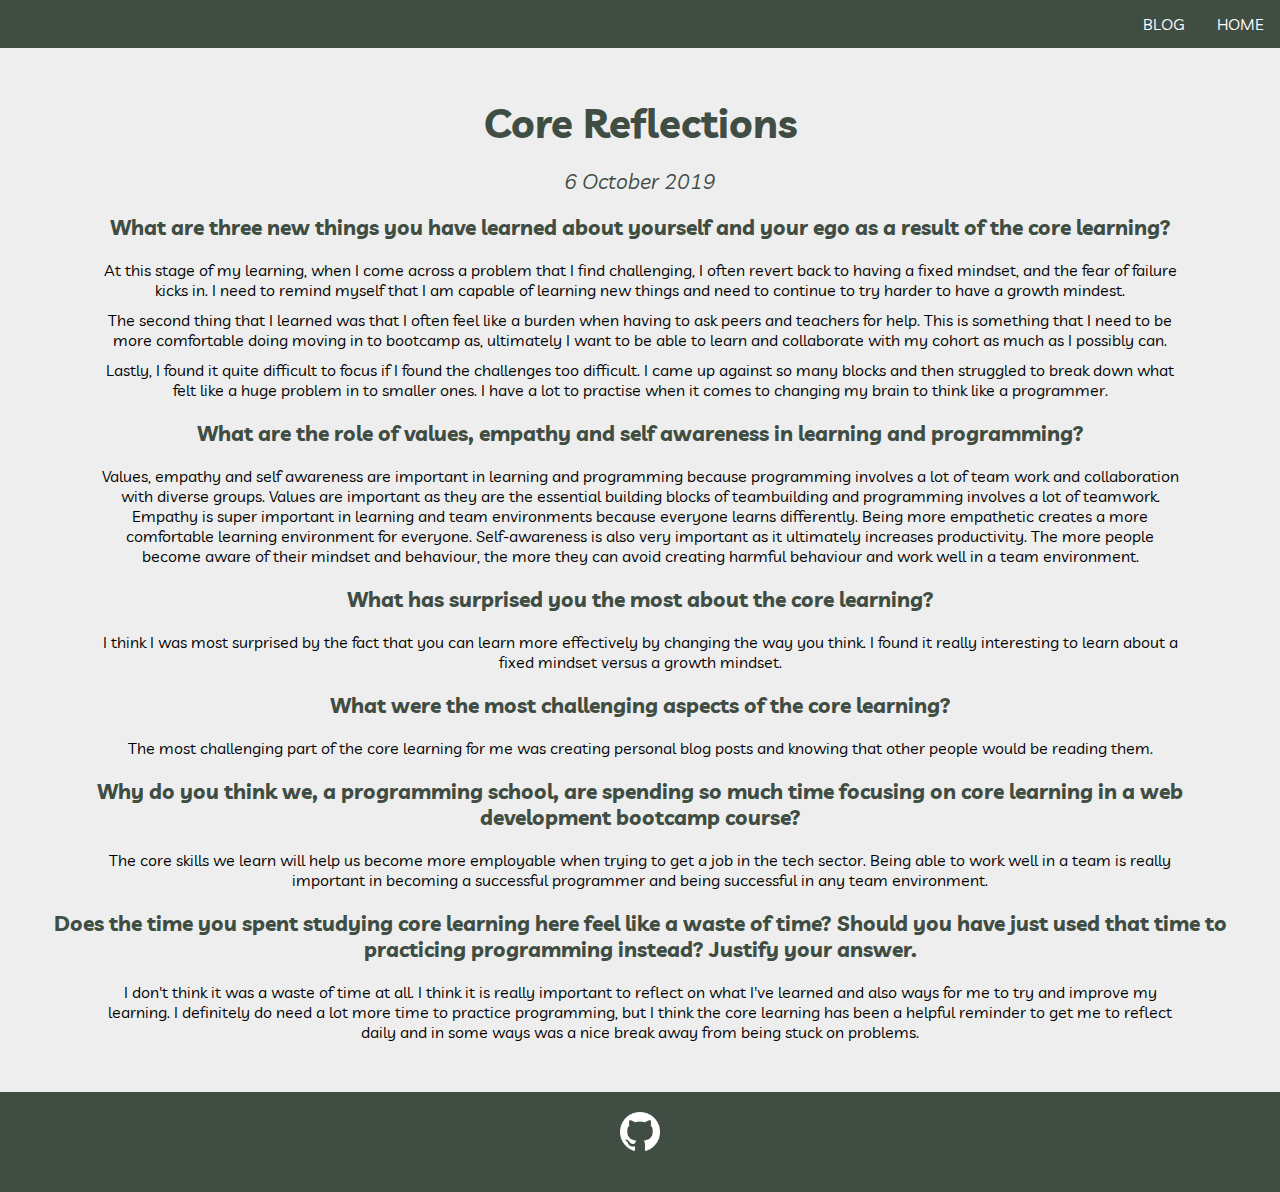
<file: blog/sprint5-cultural.html>
<!DOCTYPE html>
<html lang="en">

<head>
    <title>Caitlin Potter Blog</title>
    <meta charset="UFT-8">
    <meta name="viewport" content="width=device-width, initial-scale=1.0">
    <!-- CSS stylesheets -->
    <link href="../styles/main.css" rel="stylesheet" type="text/css">
    <link href="https://fonts.googleapis.com/css?family=Livvic&display=swap" rel="stylesheet">
</head>

<body>

    <div class="nav-bar">
        <nav>
            <ul>
                <li><a href="../index.html">HOME</a></li>
                <li><a href="blog.html">BLOG</a></li>
            </ul>
        </nav>
    </div>

    <div id="container">
        <div id="main">
            <section class="blog-post">
                <h1 class="blog-title1">Core Reflections</h1>
                <h3 class="blog-title3"><em>6 October 2019</em></h3>
                <div>
                    <h3 class="blog-title3"><strong>What are three new things you have learned about yourself and your
                            ego as a result of the core learning?</strong></h3>
                    <p>
                        At this stage of my learning, when I come across a problem that I find challenging, I often
                        revert back to having a fixed mindset, and the fear of failure kicks in.
                        I need to remind myself that I am capable of learning new things and need to continue to try
                        harder to have a growth mindest.
                    </p>

                    <p>
                        The second thing that I learned was that I often feel like a burden when having to ask peers and
                        teachers for help. This is something that I need to be more comfortable doing moving in to
                        bootcamp
                        as, ultimately I want to be able to learn and collaborate with my cohort as much as I possibly
                        can.
                    </p>

                    <p>
                        Lastly, I found it quite difficult to focus if I found the challenges too difficult. I came up
                        against so many blocks and then struggled to break down what felt like a huge problem in to
                        smaller ones.
                        I have a lot to practise when it comes to changing my brain to think like a programmer.

                    </p>

                    <h3 class="blog-title3"><strong>What are the role of values, empathy and self awareness in learning
                            and programming?</strong></h3>
                    <p>
                        Values, empathy and self awareness are important in learning and programming because programming
                        involves a lot of team work and collaboration with diverse groups.
                        Values are important as they are the essential building blocks of teambuilding and programming
                        involves a lot of teamwork. Empathy is super important in learning and team environments
                        because everyone learns differently. Being more empathetic creates a more comfortable learning
                        environment for everyone. Self-awareness is also very important as it ultimately increases
                        productivity.
                        The more people become aware of their mindset and behaviour, the more they can avoid creating
                        harmful behaviour and work well in a team environment.
                    </p>

                    <h3 class="blog-title3"><strong>What has surprised you the most about the core learning?</strong>
                    </h3>
                    <p>
                        I think I was most surprised by the fact that you can learn more effectively by changing the way
                        you think. I found it really interesting to learn about a fixed mindset versus a growth mindset.
                    </p>

                    <h3 class="blog-title3"><strong>What were the most challenging aspects of the core
                            learning?</strong></h3>
                    <p>
                        The most challenging part of the core learning for me was creating personal blog posts and
                        knowing that other people would be reading them.
                    </p>

                    <h3 class="blog-title3"><strong>Why do you think we, a programming school, are spending so much time
                            focusing on core learning in a web development bootcamp course?</strong></h3>
                    <p>
                        The core skills we learn will help us become more employable when trying to get a job in the
                        tech sector. Being able to work well in a team is really important in becoming a successful
                        programmer and being successful in any team environment.
                    </p>

                    <h3 class="blog-title3"><strong>Does the time you spent studying core learning here feel like a
                            waste of time? Should you have just used that time to practicing programming instead?
                            Justify your answer.</strong></h3>
                    <p>
                        I don't think it was a waste of time at all. I think it is really important to reflect on what
                        I've learned and also ways for me to try and improve my learning. I definitely do need a lot
                        more time to practice
                        programming, but I think the core learning has been a helpful reminder to get me to reflect
                        daily and in some ways was a nice break away from being stuck on problems.
                    </p>
                </div>
                <br>
                <br>
            </section>
        </div>
    </div>
</body>

<div>
    <footer id="blog-footer">
        <a href="https://github.com/caitlin-potter" target="_blank"><img id="github-logo"
                src="../images/GitHub-logo.png" alt="Github-logo"></a>
    </footer>
</div>

</html>
</file>
<file: styles/main.css>
* {
  margin: 0;
  padding: 0;
}

html, body {
    background-color: rgb(238, 238, 238);
    text-align: center;
    font-family: 'Livvic', sans-serif;
    height: 100%;
}

  p {
    margin: 10px 100px 10px 100px
  }

#container {
  min-height: 100%;
}

#main {
  overflow: auto;
  padding-bottom: 100px;
}

/* NAV BAR */
  ul {
    list-style-type: none;
    margin: 0;
    padding: 0;
    overflow: hidden;
    background-color: rgb(64, 77, 67);
    position: -webkit-sticky;
    position: sticky;
    top: 0;
  }
  
  li {
    float: right;
  }
  
  li a {
    display: block;
    color: white;
    text-align: center;
    padding: 14px 16px;
    text-decoration: none;
  }
  
  .active {
    background-color: #4CAF50;
  }

  /* HOME AND MAIN BLOG PAGE */
  .heading1 {
    font-size: 80px;
    text-align: center;
    font-weight: bolder;
    color:  rgb(64, 77, 67);
    padding: 30p 10px 30px 10px;
    margin-top: 50px;
  }

  .heading2 {
    font-size: 40px;
    text-align: center;
    font-weight: normal;
    color:  rgb(64, 77, 67);
    margin-bottom: 20px;
}

.heading3 {
  font-size: 16pt;
  text-align: center;
  font-weight: normal;
  color:  rgb(64, 77, 67);
  margin: 0px 60px 20px 60px;
}

.blog-page {
  margin: 2rem 2rem;
  line-height: 3.5rem;
}


/* BLOG POSTS */
.spacing {
  line-height: 16pt;
}

.blog-title1 {
  font-size: 40px;
  text-align: center;
  font-weight: bolder;
  color:  rgb(64, 77, 67);
  padding: 30p 10px 30px 10px;
  margin-top: 50px;
}

.blog-title2 {
  font-size: 18pt;
  text-align: center;
  font-weight: bold;
  color:  rgb(64, 77, 67);
  margin: 20px 0px 20px 0px;
}

.blog-title3 {
  font-size: 16pt;
  text-align: center;
  font-weight: normal;
  color:  rgb(64, 77, 67);
  margin: 20px 30px 20px 30px;
}

/* IMAGES */
.ferns2-img {
    width: 370px;
    height: 400px;
    float: auto;
    padding: 30px 20px 30px 20px;
}

.ferns-img {
    width: 370px;
    height: 400px;
    float: middle;
    padding: 30px 20px 30px 20px; 
}

.ferns3-img {
    width: 370px;
    height: 400px;
    float: auto;
    padding: 30px 20px 30px 20px;
}

  .css-class {
    margin: 20px 70px 20px 20px;
  }

  .css-id {
    margin-top: 10px;
    margin-bottom: 10px;
  }

  .html-class {
    margin: 20px 0px 20px 100px;
  }

  .html-id {
    margin: 0px 170px 40px 65px;
  }
    
/* FOOTER */
#github-logo {
    display: center;
    width: 40px;
    height: 40px;
    padding: 10px;
    margin: 10px;
    position: 10px;
}

#blog-footer {
    background-color: rgb(64, 77, 67);
    text-align: center;
    position: relative; 
    height: 100px;
    margin-top: -100px;
    width: 100%;
  }
</file>
